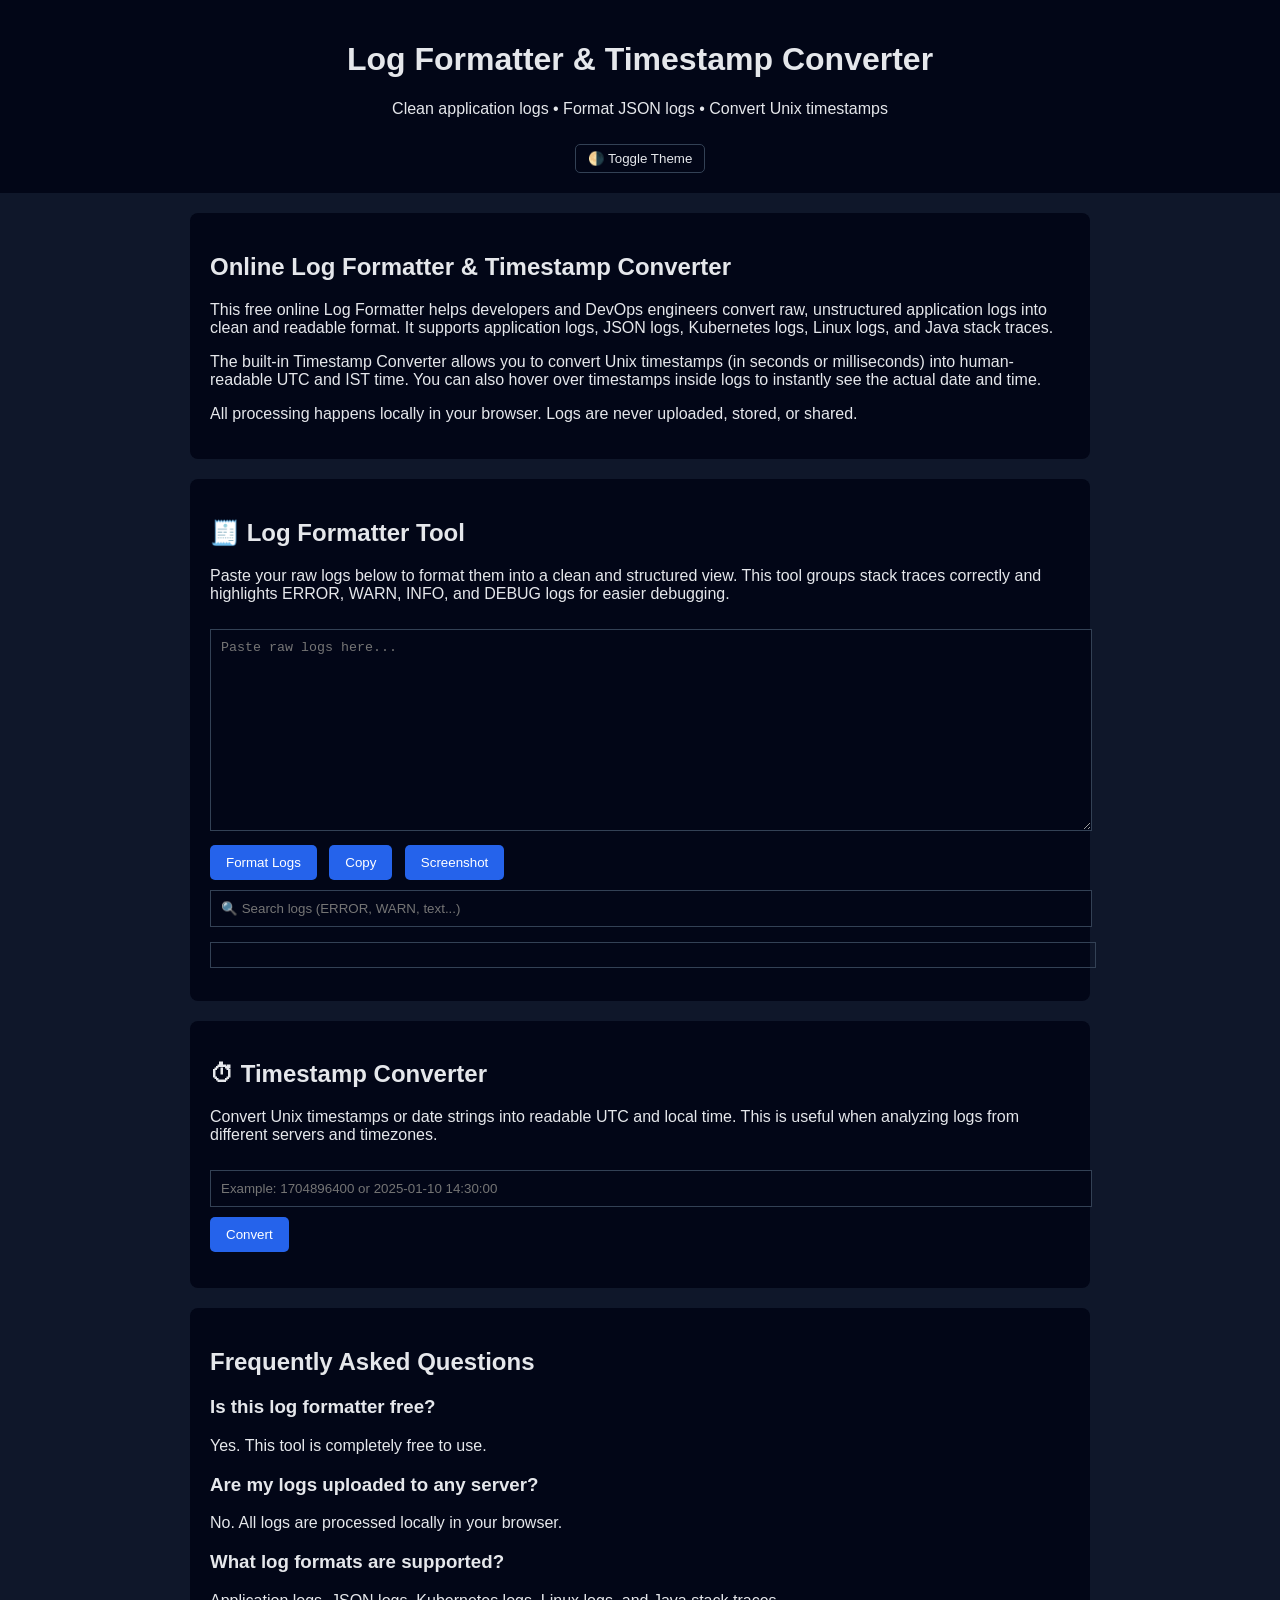
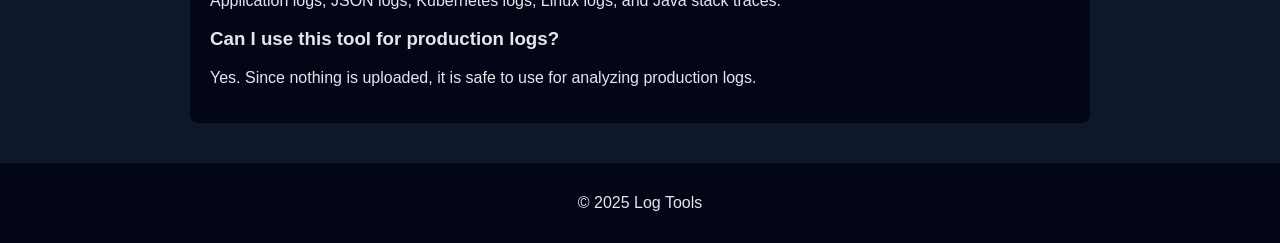
<file: index.html>
<!DOCTYPE html>
<html lang="en">
<head>
    <meta charset="UTF-8" />
    <meta name="google-site-verification" content="BJ6pldxaUPh5ut8VXhJe6ptlWGyC8xegUPaTUjtUBj8" />

    <title>Log Formatter Online | JSON Log Formatter & Timestamp Converter</title>

    <meta name="description"
          content="Free online log formatter to clean application logs, JSON logs, Kubernetes logs, and convert Unix timestamps to readable UTC & IST time. 100% browser-based." />

    <meta name="viewport" content="width=device-width, initial-scale=1.0" />

    <!-- Google AdSense (add AFTER approval) -->
    <!--
    <script async
      src="https://pagead2.googlesyndication.com/pagead/js/adsbygoogle.js?client=ca-pub-XXXXXXXX"
      crossorigin="anonymous"></script>
    -->

    <link rel="stylesheet" href="style.css" />
</head>

<body class="dark">

<header>
    <h1>Log Formatter & Timestamp Converter</h1>
    <p>Clean application logs • Format JSON logs • Convert Unix timestamps</p>

    <button class="toggle" onclick="toggleTheme()">🌗 Toggle Theme</button>
</header>

<main>

    <!-- SEO INTRO SECTION -->
    <section>
        <h2>Online Log Formatter & Timestamp Converter</h2>

        <p>
            This free online Log Formatter helps developers and DevOps engineers
            convert raw, unstructured application logs into clean and readable format.
            It supports application logs, JSON logs, Kubernetes logs, Linux logs,
            and Java stack traces.
        </p>

        <p>
            The built-in Timestamp Converter allows you to convert Unix timestamps
            (in seconds or milliseconds) into human-readable UTC and IST time.
            You can also hover over timestamps inside logs to instantly see
            the actual date and time.
        </p>

        <p>
            All processing happens locally in your browser.
            Logs are never uploaded, stored, or shared.
        </p>
    </section>

    <!-- LOG FORMATTER TOOL -->
    <section>
        <h2>🧾 Log Formatter Tool</h2>

        <p>
            Paste your raw logs below to format them into a clean and structured view.
            This tool groups stack traces correctly and highlights ERROR, WARN,
            INFO, and DEBUG logs for easier debugging.
        </p>

        <textarea id="logInput" placeholder="Paste raw logs here..."></textarea>

        <div class="actions">
            <button onclick="formatLogs()">Format Logs</button>
            <button onclick="copyFormattedLogs()">Copy</button>
            <button onclick="screenshotLogs()">Screenshot</button>
        </div>

        <input
                type="text"
                id="searchInput"
                placeholder="🔍 Search logs (ERROR, WARN, text...)"
                oninput="filterLogs()"
        />

        <pre id="logOutput"></pre>
    </section>

    <!-- TIMESTAMP CONVERTER -->
    <section>
        <h2>⏱ Timestamp Converter</h2>

        <p>
            Convert Unix timestamps or date strings into readable UTC and local time.
            This is useful when analyzing logs from different servers and timezones.
        </p>

        <input
                type="text"
                id="timestampInput"
                placeholder="Example: 1704896400 or 2025-01-10 14:30:00"
        />

        <button onclick="convertTimestamp()">Convert</button>

        <p id="timestampOutput"></p>
    </section>

    <!-- FAQ SECTION (ADSENSE LOVES THIS) -->
    <section>
        <h2>Frequently Asked Questions</h2>

        <h3>Is this log formatter free?</h3>
        <p>Yes. This tool is completely free to use.</p>

        <h3>Are my logs uploaded to any server?</h3>
        <p>No. All logs are processed locally in your browser.</p>

        <h3>What log formats are supported?</h3>
        <p>
            Application logs, JSON logs, Kubernetes logs,
            Linux logs, and Java stack traces.
        </p>

        <h3>Can I use this tool for production logs?</h3>
        <p>
            Yes. Since nothing is uploaded, it is safe to use
            for analyzing production logs.
        </p>
    </section>

</main>

<footer>
    <p>
        © 2025 Log Tools 
<!--        <a href="about.html">About</a> |-->
<!--        <a href="privacy.html">Privacy Policy</a> |-->
<!--        <a href="contact.html">Contact</a>-->
    </p>
</footer>

<script src="script.js"></script>
</body>
</html>
</file>
<file: style.css>
:root {
    --bg: #0f172a;
    --panel: #020617;
    --text: #e5e7eb;
    --border: #334155;
}

body.light {
    --bg: #f8fafc;
    --panel: #ffffff;
    --text: #020617;
    --border: #cbd5f5;
}

body {
    margin: 0;
    font-family: Arial, sans-serif;
    background: var(--bg);
    color: var(--text);
}

header {
    background: var(--panel);
    padding: 20px;
    text-align: center;
}

.toggle {
    margin-top: 10px;
    background: transparent;
    border: 1px solid var(--border);
    color: var(--text);
    padding: 6px 12px;
    cursor: pointer;
}

main {
    max-width: 900px;
    margin: auto;
    padding: 20px;
}

section {
    background: var(--panel);
    padding: 20px;
    border-radius: 8px;
    margin-bottom: 20px;
}

textarea,
input {
    width: 100%;
    background: var(--panel);
    color: var(--text);
    border: 1px solid var(--border);
    padding: 10px;
    margin-top: 10px;
}

textarea {
    height: 180px;
}

button {
    margin-top: 10px;
    padding: 10px 16px;
    background: #2563eb;
    color: white;
    border: none;
    border-radius: 5px;
    cursor: pointer;
}

.actions button {
    margin-right: 8px;
}

pre {
    margin-top: 15px;
    padding: 12px;
    border: 1px solid var(--border);
    white-space: pre-wrap;
    overflow-x: auto;
}

/* LOG COLORS */
.log-info { color: #38bdf8; }
.log-warn { color: #facc15; }
.log-error { color: #f87171; }
.log-debug { color: #a78bfa; }
.log-json { color: #34d399; }
.log-stack { color: var(--text); }

footer {
    text-align: center;
    padding: 15px;
    background: var(--panel);
}

#logOutput {
    display: block;
    width: 100%;
}
</file>
